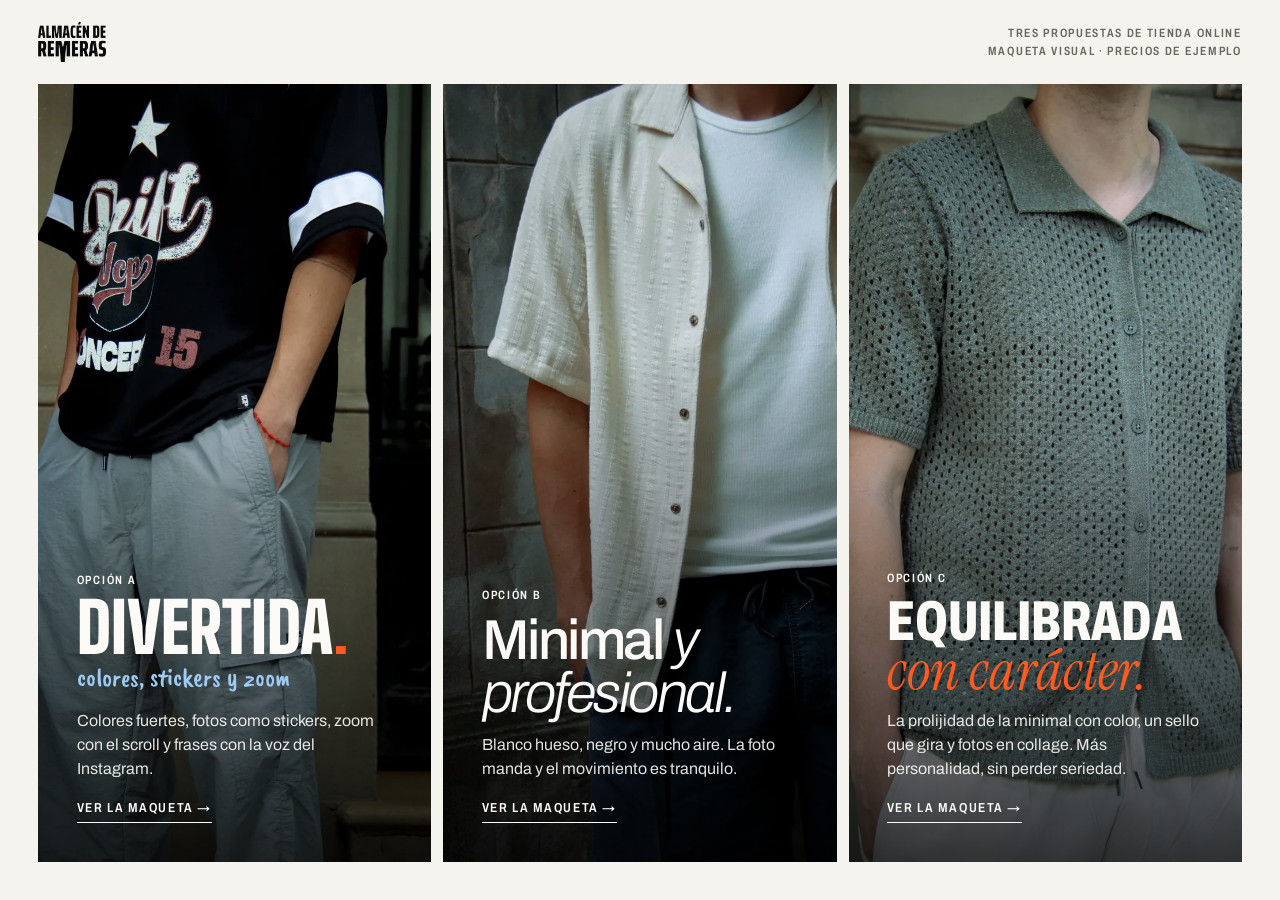
<file: index.html>
<!doctype html>
<html lang="es-AR">
<head>
  <meta charset="utf-8">
  <meta name="viewport" content="width=device-width, initial-scale=1">
  <title>Almacén de Remeras · Maquetas</title>
  <meta name="description" content="Tres propuestas de tienda online para el Almacén de Remeras de Mercedes.">
  <link rel="icon" href="assets/marca/monograma.png">
  <link rel="preconnect" href="https://fonts.googleapis.com">
  <link rel="preconnect" href="https://fonts.gstatic.com" crossorigin>
  <link href="https://fonts.googleapis.com/css2?family=Archivo:ital,wdth,wght@0,62..125,300..800;1,62..125,300..800&family=Big+Shoulders+Display:wght@900&family=Caveat+Brush&family=Instrument+Serif:ital@1&display=swap" rel="stylesheet">
  <style>
    :root { --papel: #f5f3ee; --tinta: #121212; --crema: #f4eee1; --naranja: #ff5b1f; --io: cubic-bezier(.65, 0, .35, 1); color-scheme: light; }
    *, *::before, *::after { box-sizing: border-box; }
    body { margin: 0; min-height: 100svh; display: flex; flex-direction: column; background: var(--papel); color: var(--tinta); font: 400 16px/1.5 'Archivo', system-ui, sans-serif; }
    img { display: block; max-width: 100%; height: auto; }
    header { display: flex; justify-content: space-between; align-items: center; gap: 20px; padding: 22px clamp(16px, 3vw, 40px); }
    header img { height: 40px; width: auto; }
    header p { margin: 0; font-size: 12px; font-weight: 600; font-stretch: 75%; letter-spacing: .14em; text-transform: uppercase; color: #6b675f; text-align: right; }
    .opciones { flex: 1; display: flex; gap: 12px; padding: 0 clamp(16px, 3vw, 40px) clamp(16px, 3vw, 40px); min-height: 560px; }
    .opcion { position: relative; flex: 1; display: flex; flex-direction: column; justify-content: flex-end; overflow: hidden; padding: clamp(22px, 3vw, 40px); text-decoration: none; color: #fbfaf7; transition: flex-grow .8s var(--io); }
    .opcion:hover, .opcion:focus-visible { flex-grow: 1.45; }
    .opcion img { position: absolute; inset: 0; width: 100%; height: 100%; object-fit: cover; transition: transform 1.2s var(--io); }
    .opcion:hover img { transform: scale(1.05); }
    .opcion::after { content: ''; position: absolute; inset: 0; background: linear-gradient(180deg, rgba(0, 0, 0, 0) 35%, rgba(0, 0, 0, .78)); }
    .opcion > div { position: relative; z-index: 1; }
    .opcion small { display: block; margin-bottom: 10px; font-size: 12px; font-weight: 600; font-stretch: 75%; letter-spacing: .14em; text-transform: uppercase; }
    .opcion p { margin: 12px 0 0; max-width: 40ch; font-size: 16px; opacity: .9; }
    .opcion span.ir { display: inline-block; margin-top: 18px; padding-bottom: 4px; border-bottom: 1px solid; font-size: 13px; font-weight: 600; font-stretch: 80%; letter-spacing: .12em; text-transform: uppercase; }
    .d h2 { margin: 0; font: 900 clamp(48px, 5.4vw, 96px)/.85 'Big Shoulders Display', sans-serif; text-transform: uppercase; }
    .d h2 b { color: var(--naranja); }
    .d .mano { font-family: 'Caveat Brush', cursive; font-size: 26px; color: #9fcbf2; }
    .m h2 { margin: 0; font-size: clamp(40px, 4.4vw, 76px); line-height: .95; font-weight: 500; letter-spacing: -.045em; }
    .m h2 em { font-weight: 300; }
    .e h2 { margin: 0; font-size: clamp(40px, 4.4vw, 80px); line-height: .88; font-weight: 800; font-stretch: 68%; text-transform: uppercase; }
    .e h2 em { font-family: 'Instrument Serif', serif; font-weight: 400; text-transform: none; color: var(--naranja); }
    :focus-visible { outline: 3px solid var(--naranja); outline-offset: 3px; }
    @media (max-width: 760px) { .opciones { flex-direction: column; } .opcion { min-height: 70svh; } .opcion:hover { flex-grow: 1; } header p { display: none; } }
  </style>
</head>
<body>
  <header>
    <img src="assets/marca/wordmark.png" alt="Almacén de Remeras" width="445" height="263">
    <p>Tres propuestas de tienda online<br>Maqueta visual · precios de ejemplo</p>
  </header>
  <main class="opciones">
    <a class="opcion d" href="divertida/">
      <img src="assets/fotos/f01.webp" alt="" width="1066" height="1600">
      <div>
        <small>Opción A</small>
        <h2>Divertida<b>.</b></h2>
        <span class="mano">colores, stickers y zoom</span>
        <p>Colores fuertes, fotos como stickers, zoom con el scroll y frases con la voz del Instagram.</p>
        <span class="ir">Ver la maqueta →</span>
      </div>
    </a>
    <a class="opcion m" href="minimal/">
      <img src="assets/fotos/f04.webp" alt="" width="1066" height="1600">
      <div>
        <small>Opción B</small>
        <h2>Minimal <em>y profesional.</em></h2>
        <p>Blanco hueso, negro y mucho aire. La foto manda y el movimiento es tranquilo.</p>
        <span class="ir">Ver la maqueta →</span>
      </div>
    </a>
    <a class="opcion e" href="equilibrada/">
      <img src="assets/fotos/f08.webp" alt="" width="1066" height="1600">
      <div>
        <small>Opción C</small>
        <h2>Equilibrada <em>con carácter.</em></h2>
        <p>La prolijidad de la minimal con color, un sello que gira y fotos en collage. Más personalidad, sin perder seriedad.</p>
        <span class="ir">Ver la maqueta →</span>
      </div>
    </a>
  </main>
</body>
</html>
</file>
